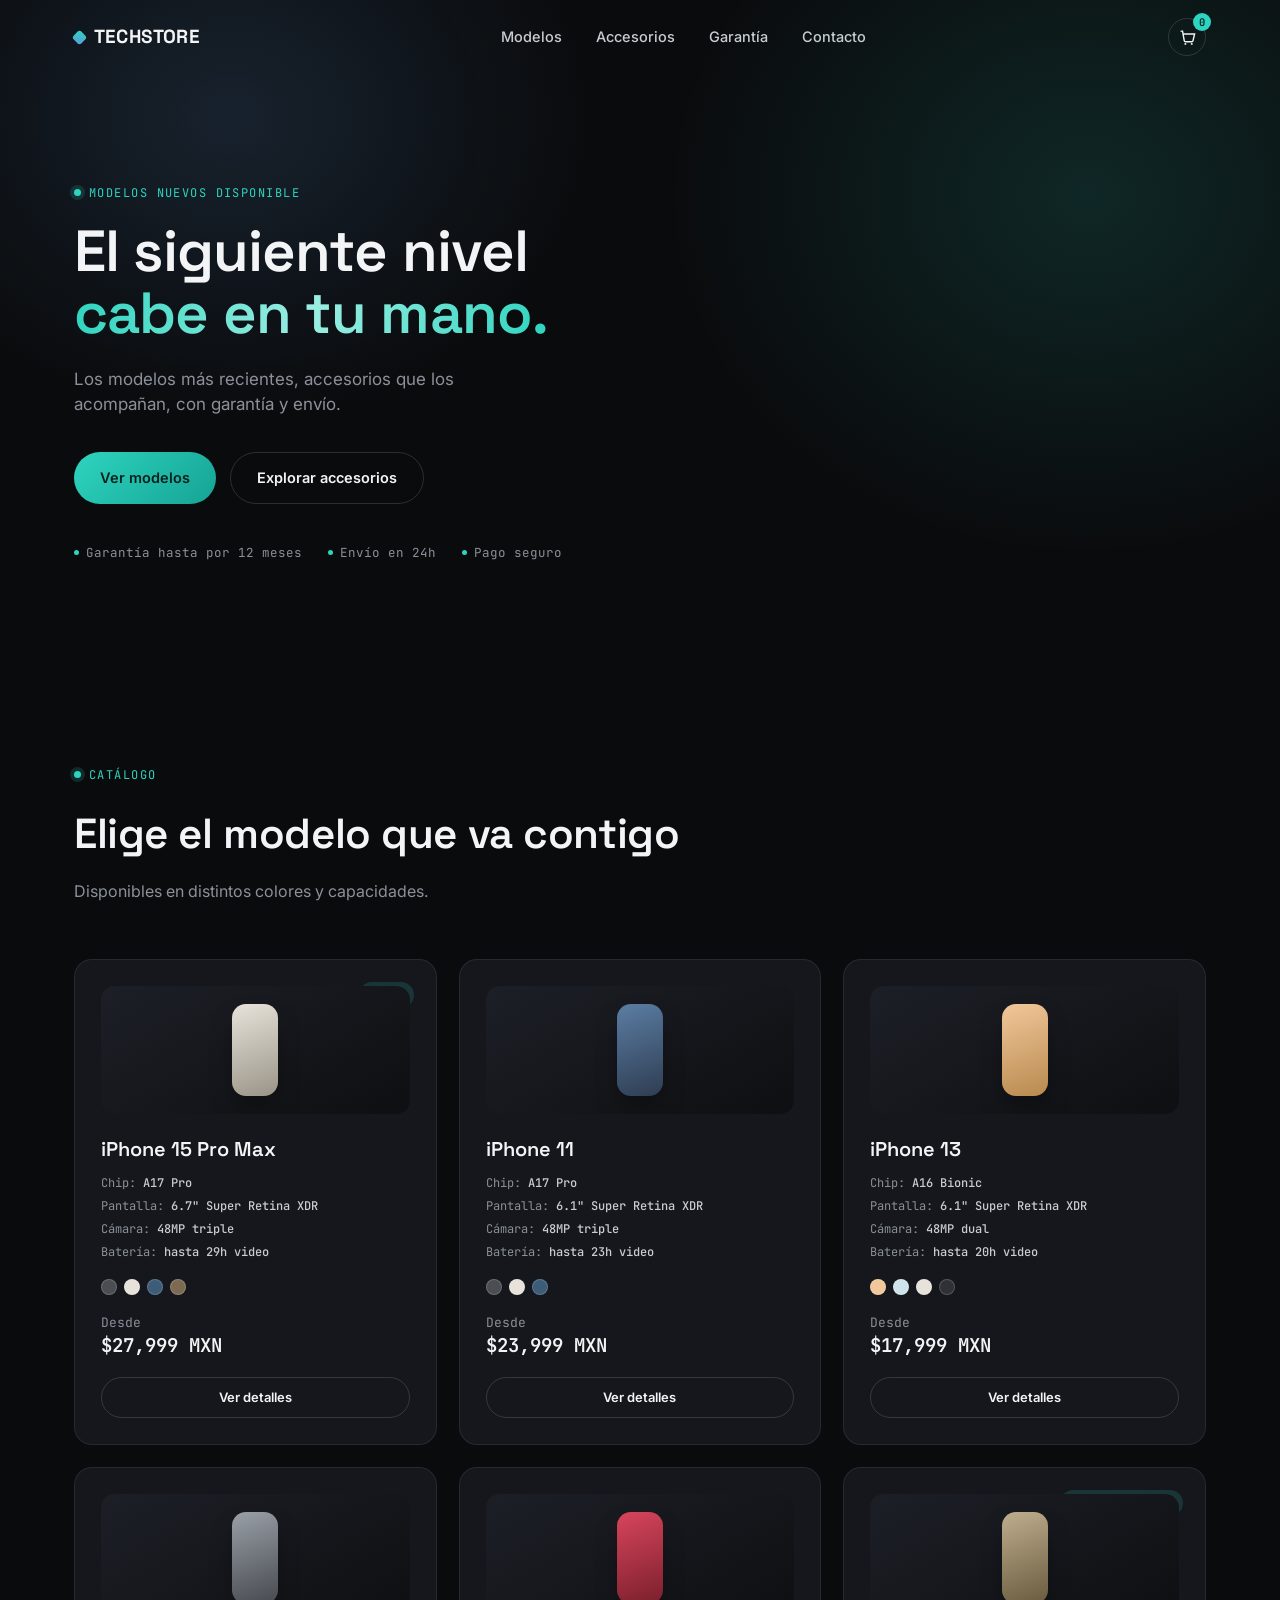
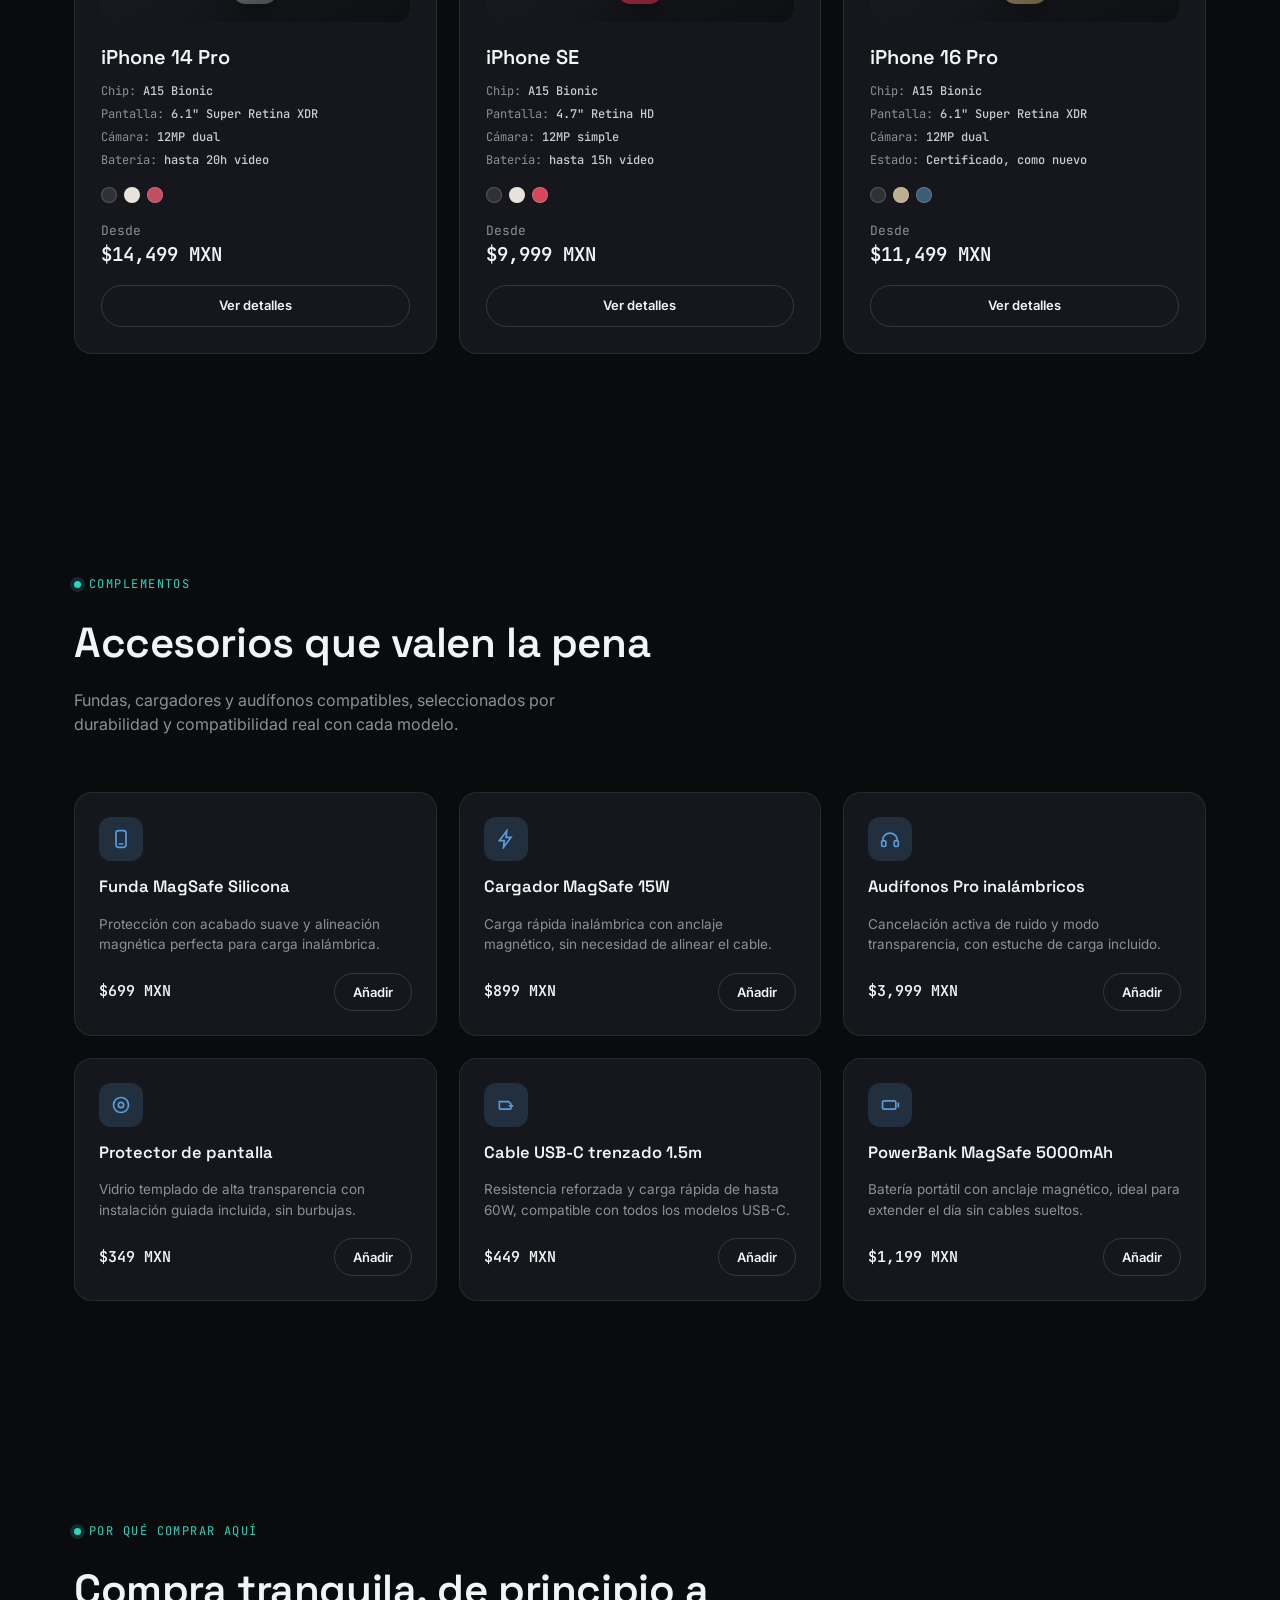
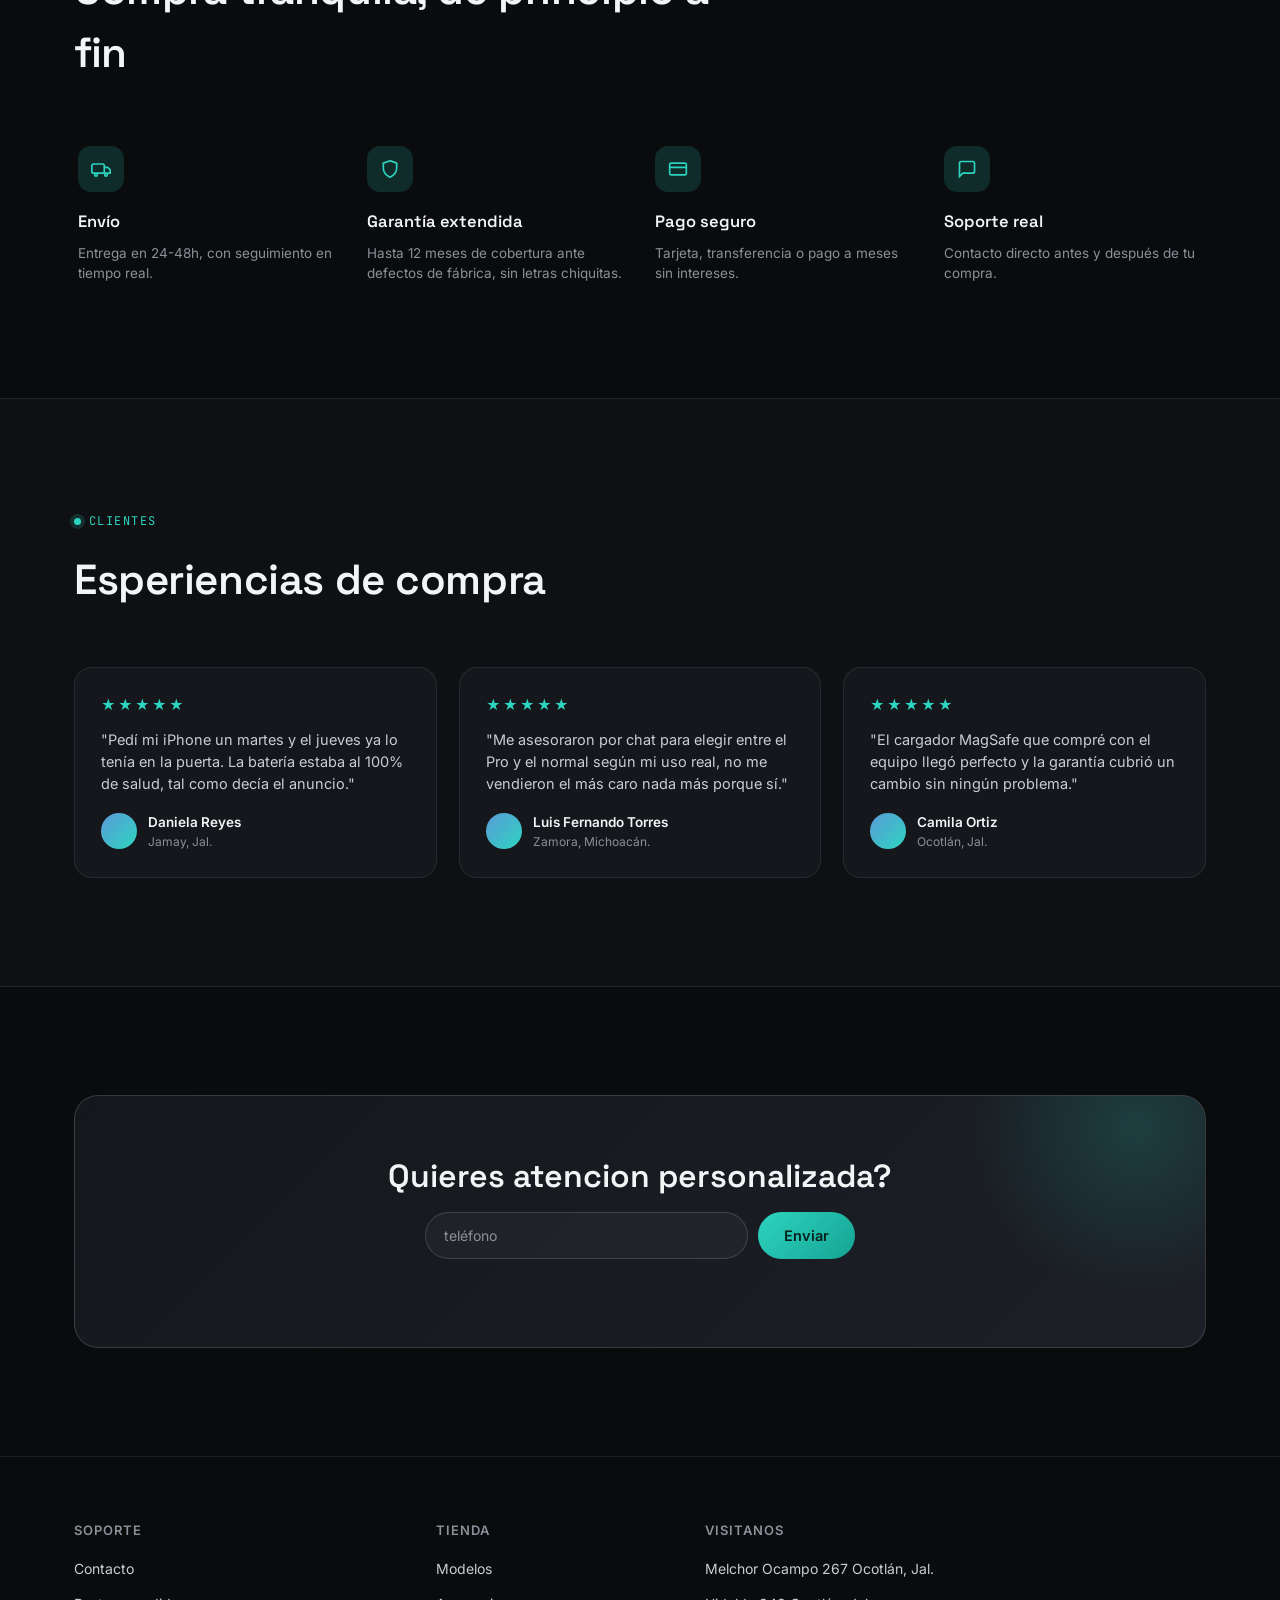
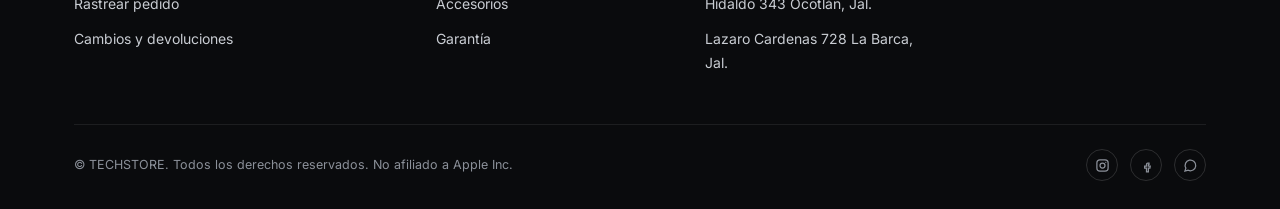
<file: techstore/index.html>
<!DOCTYPE html>
<html lang="es">
<head>
<meta charset="UTF-8">
<meta name="viewport" content="width=device-width, initial-scale=1.0">
<title>TECHSTORE — iPhones y Accesorios Premium</title>
<meta name="description" content="Tienda especializada en iPhones y accesorios originales. Envío express, garantía extendida y los modelos más recientes.">
<link rel="preconnect" href="https://fonts.googleapis.com">
<link rel="preconnect" href="https://fonts.gstatic.com" crossorigin>
<link href="https://fonts.googleapis.com/css2?family=Space+Grotesk:wght@400;500;600;700&family=Inter:wght@400;500;600;700&family=JetBrains+Mono:wght@400;500;600&display=swap" rel="stylesheet">
<link rel="stylesheet" href="styles.css">
</head>
<body>

<header class="navbar" id="navbar">
  <div class="wrap nav-inner">
    <a href="index.html" class="logo"><span class="logo-mark"></span>TECHSTORE</a>
    <nav>
      <ul class="nav-links" id="navLinks">
        <li><a href="#modelos">Modelos</a></li>
        <li><a href="#accesorios">Accesorios</a></li>
        <li><a href="#ventajas">Garantía</a></li>
        <li><a href="#contacto">Contacto</a></li>
      </ul>
    </nav>
    <div class="nav-actions">
      <button class="cart-btn" id="cartBtn" aria-label="Carrito de compras">
        <svg width="17" height="17" viewBox="0 0 24 24" fill="none" stroke="currentColor" stroke-width="2" stroke-linecap="round"><path d="M3 3h2l2.4 13.4a2 2 0 0 0 2 1.6h8.4a2 2 0 0 0 2-1.6L22 7H6"/><circle cx="9" cy="21" r="1.4" fill="currentColor" stroke="none"/><circle cx="18" cy="21" r="1.4" fill="currentColor" stroke="none"/></svg>
        <span class="cart-badge" id="cartBadge">0</span>
      </button>
      <button class="nav-toggle" id="navToggle" aria-label="Abrir menú">
        <span></span><span></span><span></span>
      </button>
    </div>
  </div>
</header>

<main>

  <!-- HERO -->
  <section class="hero">
    <div class="hero-bg"></div>
    <div class="wrap hero-inner">
      <div class="hero-text">
        <span class="eyebrow">Modelos Nuevos disponible</span>
        <h1>El siguiente nivel<br><em>cabe en tu mano.</em></h1>
        <p>Los modelos más recientes, accesorios que los acompañan, con garantía y envío.</p>
        <div class="hero-ctas">
          <a href="#modelos" class="btn btn-primary">Ver modelos</a>
          <a href="#accesorios" class="btn btn-ghost">Explorar accesorios</a>
        </div>
        <div class="hero-trust">
          <span><span class="dot"></span>Garantía hasta por 12 meses</span>
          <span><span class="dot"></span>Envío en 24h</span>
          <span><span class="dot"></span>Pago seguro</span>
        </div>
      </div>
    </div>
  </section>

  <!-- MODELOS -->
  <section class="section" id="modelos">
    <div class="wrap">
      <div class="section-head reveal">
        <span class="eyebrow">Catálogo</span>
        <h2>Elige el modelo que va contigo</h2>
        <p>Disponibles en distintos colores y capacidades.</p>
      </div>

      <div class="models-grid">
        <div class="model-card reveal" style="--mphone-a:#e7e3da;--mphone-b:#9a9488;">
          <span class="model-tag">Nuevo</span>
          <div class="model-visual"><div class="mini-phone"></div></div>
          <h3>iPhone 15 Pro Max</h3>
          <div class="model-specs">
            <span>Chip: <b>A17 Pro</b></span>
            <span>Pantalla: <b>6.7" Super Retina XDR</b></span>
            <span>Cámara: <b>48MP triple</b></span>
            <span>Batería: <b>hasta 29h video</b></span>
          </div>
          <div class="swatches">
            <span class="swatch" style="background:#4a4d52;"></span>
            <span class="swatch" style="background:#e7e3da;"></span>
            <span class="swatch" style="background:#3c5c78;"></span>
            <span class="swatch" style="background:#7c6a52;"></span>
          </div>
          <div class="model-price-row">
            <div class="model-price">Desde<b>$27,999 MXN</b></div>
          </div>
          <a href="producto.html" class="btn btn-ghost btn-block btn-sm">Ver detalles</a>
        </div>

        <div class="model-card reveal" style="--mphone-a:#5b7da3;--mphone-b:#2e3d52;">
          <div class="model-visual"><div class="mini-phone"></div></div>
          <h3>iPhone 11</h3>
          <div class="model-specs">
            <span>Chip: <b>A17 Pro</b></span>
            <span>Pantalla: <b>6.1" Super Retina XDR</b></span>
            <span>Cámara: <b>48MP triple</b></span>
            <span>Batería: <b>hasta 23h video</b></span>
          </div>
          <div class="swatches">
            <span class="swatch" style="background:#4a4d52;"></span>
            <span class="swatch" style="background:#e7e3da;"></span>
            <span class="swatch" style="background:#3c5c78;"></span>
          </div>
          <div class="model-price-row">
            <div class="model-price">Desde<b>$23,999 MXN</b></div>
          </div>
          <a href="producto.html" class="btn btn-ghost btn-block btn-sm">Ver detalles</a>
        </div>

        <div class="model-card reveal" style="--mphone-a:#f2c79a;--mphone-b:#b88a4f;">
          <div class="model-visual"><div class="mini-phone"></div></div>
          <h3>iPhone 13</h3>
          <div class="model-specs">
            <span>Chip: <b>A16 Bionic</b></span>
            <span>Pantalla: <b>6.1" Super Retina XDR</b></span>
            <span>Cámara: <b>48MP dual</b></span>
            <span>Batería: <b>hasta 20h video</b></span>
          </div>
          <div class="swatches">
            <span class="swatch" style="background:#f2c79a;"></span>
            <span class="swatch" style="background:#cfe3ea;"></span>
            <span class="swatch" style="background:#e7e3da;"></span>
            <span class="swatch" style="background:#2f3136;"></span>
          </div>
          <div class="model-price-row">
            <div class="model-price">Desde<b>$17,999 MXN</b></div>
          </div>
          <a href="producto.html" class="btn btn-ghost btn-block btn-sm">Ver detalles</a>
        </div>

        <div class="model-card reveal" style="--mphone-a:#9aa0a8;--mphone-b:#46494e;">
          <div class="model-visual"><div class="mini-phone"></div></div>
          <h3>iPhone 14 Pro</h3>
          <div class="model-specs">
            <span>Chip: <b>A15 Bionic</b></span>
            <span>Pantalla: <b>6.1" Super Retina XDR</b></span>
            <span>Cámara: <b>12MP dual</b></span>
            <span>Batería: <b>hasta 20h video</b></span>
          </div>
          <div class="swatches">
            <span class="swatch" style="background:#2f3136;"></span>
            <span class="swatch" style="background:#e7e3da;"></span>
            <span class="swatch" style="background:#c34e5f;"></span>
          </div>
          <div class="model-price-row">
            <div class="model-price">Desde<b>$14,499 MXN</b></div>
          </div>
          <a href="producto.html" class="btn btn-ghost btn-block btn-sm">Ver detalles</a>
        </div>

        <div class="model-card reveal" style="--mphone-a:#d8455c;--mphone-b:#7a1f2c;">
          <div class="model-visual"><div class="mini-phone"></div></div>
          <h3>iPhone SE</h3>
          <div class="model-specs">
            <span>Chip: <b>A15 Bionic</b></span>
            <span>Pantalla: <b>4.7" Retina HD</b></span>
            <span>Cámara: <b>12MP simple</b></span>
            <span>Batería: <b>hasta 15h video</b></span>
          </div>
          <div class="swatches">
            <span class="swatch" style="background:#2f3136;"></span>
            <span class="swatch" style="background:#e7e3da;"></span>
            <span class="swatch" style="background:#d8455c;"></span>
          </div>
          <div class="model-price-row">
            <div class="model-price">Desde<b>$9,999 MXN</b></div>
          </div>
          <a href="producto.html" class="btn btn-ghost btn-block btn-sm">Ver detalles</a>
        </div>

        <div class="model-card reveal" style="--mphone-a:#bfae8e;--mphone-b:#695a3e;">
          <span class="model-tag">Reacondicionado</span>
          <div class="model-visual"><div class="mini-phone"></div></div>
          <h3>iPhone 16 Pro</h3>
          <div class="model-specs">
            <span>Chip: <b>A15 Bionic</b></span>
            <span>Pantalla: <b>6.1" Super Retina XDR</b></span>
            <span>Cámara: <b>12MP dual</b></span>
            <span>Estado: <b>Certificado, como nuevo</b></span>
          </div>
          <div class="swatches">
            <span class="swatch" style="background:#2f3136;"></span>
            <span class="swatch" style="background:#bfae8e;"></span>
            <span class="swatch" style="background:#3c5c78;"></span>
          </div>
          <div class="model-price-row">
            <div class="model-price">Desde<b>$11,499 MXN</b></div>
          </div>
          <a href="producto.html" class="btn btn-ghost btn-block btn-sm">Ver detalles</a>
        </div>

      </div>
    </div>
  </section>

  <!-- ACCESORIOS -->
  <section class="section" id="accesorios">
    <div class="wrap">
      <div class="section-head reveal">
        <span class="eyebrow">Complementos</span>
        <h2>Accesorios que valen la pena</h2>
        <p>Fundas, cargadores y audífonos compatibles, seleccionados por durabilidad y compatibilidad real con cada modelo.</p>
      </div>

      <div class="accessory-grid">

        <div class="accessory-card reveal">
          <div class="acc-icon">
            <svg width="20" height="20" viewBox="0 0 24 24" fill="none" stroke="currentColor" stroke-width="2" stroke-linecap="round"><rect x="6" y="2" width="12" height="20" rx="3"/><line x1="10" y1="18" x2="14" y2="18"/></svg>
          </div>
          <h4>Funda MagSafe Silicona</h4>
          <p>Protección con acabado suave y alineación magnética perfecta para carga inalámbrica.</p>
          <div class="acc-bottom">
            <span class="acc-price">$699 MXN</span>
            <button class="btn btn-ghost btn-sm add-btn">Añadir</button>
          </div>
        </div>

        <div class="accessory-card reveal">
          <div class="acc-icon">
            <svg width="20" height="20" viewBox="0 0 24 24" fill="none" stroke="currentColor" stroke-width="2" stroke-linecap="round"><path d="M13 2 4 14h6l-1 8 9-12h-6z"/></svg>
          </div>
          <h4>Cargador MagSafe 15W</h4>
          <p>Carga rápida inalámbrica con anclaje magnético, sin necesidad de alinear el cable.</p>
          <div class="acc-bottom">
            <span class="acc-price">$899 MXN</span>
            <button class="btn btn-ghost btn-sm add-btn">Añadir</button>
          </div>
        </div>

        <div class="accessory-card reveal">
          <div class="acc-icon">
            <svg width="20" height="20" viewBox="0 0 24 24" fill="none" stroke="currentColor" stroke-width="2" stroke-linecap="round"><path d="M3 14a9 9 0 0 1 18 0"/><rect x="2" y="14" width="5" height="7" rx="2"/><rect x="17" y="14" width="5" height="7" rx="2"/></svg>
          </div>
          <h4>Audífonos Pro inalámbricos</h4>
          <p>Cancelación activa de ruido y modo transparencia, con estuche de carga incluido.</p>
          <div class="acc-bottom">
            <span class="acc-price">$3,999 MXN</span>
            <button class="btn btn-ghost btn-sm add-btn">Añadir</button>
          </div>
        </div>

        <div class="accessory-card reveal">
          <div class="acc-icon">
            <svg width="20" height="20" viewBox="0 0 24 24" fill="none" stroke="currentColor" stroke-width="2" stroke-linecap="round"><circle cx="12" cy="12" r="9"/><circle cx="12" cy="12" r="3.2"/></svg>
          </div>
          <h4>Protector de pantalla</h4>
          <p>Vidrio templado de alta transparencia con instalación guiada incluida, sin burbujas.</p>
          <div class="acc-bottom">
            <span class="acc-price">$349 MXN</span>
            <button class="btn btn-ghost btn-sm add-btn">Añadir</button>
          </div>
        </div>

        <div class="accessory-card reveal">
          <div class="acc-icon">
            <svg width="20" height="20" viewBox="0 0 24 24" fill="none" stroke="currentColor" stroke-width="2" stroke-linecap="round"><path d="M4 8h11l3 3v5a1 1 0 0 1-1 1H5a1 1 0 0 1-1-1z"/><path d="M16 13h4"/></svg>
          </div>
          <h4>Cable USB-C trenzado 1.5m</h4>
          <p>Resistencia reforzada y carga rápida de hasta 60W, compatible con todos los modelos USB-C.</p>
          <div class="acc-bottom">
            <span class="acc-price">$449 MXN</span>
            <button class="btn btn-ghost btn-sm add-btn">Añadir</button>
          </div>
        </div>

        <div class="accessory-card reveal">
          <div class="acc-icon">
            <svg width="20" height="20" viewBox="0 0 24 24" fill="none" stroke="currentColor" stroke-width="2" stroke-linecap="round"><rect x="3" y="7" width="16" height="10" rx="2"/><line x1="22" y1="10" x2="22" y2="14"/></svg>
          </div>
          <h4>PowerBank MagSafe 5000mAh</h4>
          <p>Batería portátil con anclaje magnético, ideal para extender el día sin cables sueltos.</p>
          <div class="acc-bottom">
            <span class="acc-price">$1,199 MXN</span>
            <button class="btn btn-ghost btn-sm add-btn">Añadir</button>
          </div>
        </div>

      </div>
    </div>
  </section>

  <!-- VENTAJAS -->
  <section class="section" id="ventajas">
    <div class="wrap">
      <div class="section-head reveal">
        <span class="eyebrow">Por qué comprar aquí</span>
        <h2>Compra tranquila, de principio a fin</h2>
      </div>

      <div class="perks-grid">
        <div class="perk reveal">
          <div class="perk-icon">
            <svg width="20" height="20" viewBox="0 0 24 24" fill="none" stroke="currentColor" stroke-width="2" stroke-linecap="round"><rect x="1" y="6" width="15" height="11" rx="2"/><path d="M16 10h4l3 3v4h-7"/><circle cx="6" cy="19" r="1.6"/><circle cx="18" cy="19" r="1.6"/></svg>
          </div>
          <h4>Envío</h4>
          <p>Entrega en 24-48h, con seguimiento en tiempo real.</p>
        </div>
        <div class="perk reveal">
          <div class="perk-icon">
            <svg width="20" height="20" viewBox="0 0 24 24" fill="none" stroke="currentColor" stroke-width="2" stroke-linecap="round"><path d="M12 2 4 5v6c0 5 3.5 8.5 8 11 4.5-2.5 8-6 8-11V5z"/></svg>
          </div>
          <h4>Garantía extendida</h4>
          <p>Hasta 12 meses de cobertura ante defectos de fábrica, sin letras chiquitas.</p>
        </div>
        <div class="perk reveal">
          <div class="perk-icon">
            <svg width="20" height="20" viewBox="0 0 24 24" fill="none" stroke="currentColor" stroke-width="2" stroke-linecap="round"><rect x="2" y="5" width="20" height="14" rx="2"/><line x1="2" y1="10" x2="22" y2="10"/></svg>
          </div>
          <h4>Pago seguro</h4>
          <p>Tarjeta, transferencia o pago a meses sin intereses.</p>
        </div>
        <div class="perk reveal">
          <div class="perk-icon">
            <svg width="20" height="20" viewBox="0 0 24 24" fill="none" stroke="currentColor" stroke-width="2" stroke-linecap="round"><path d="M21 15a2 2 0 0 1-2 2H7l-4 4V5a2 2 0 0 1 2-2h14a2 2 0 0 1 2 2z"/></svg>
          </div>
          <h4>Soporte real</h4>
          <p>Contacto directo antes y después de tu compra.</p>
        </div>
      </div>
    </div>
  </section>

  <!-- TESTIMONIOS -->
  <section class="section testimonios">
    <div class="wrap">
      <div class="section-head reveal">
        <span class="eyebrow">Clientes</span>
        <h2>Esperiencias de compra</h2>
      </div>

      <div class="testi-grid">
        <div class="testi-card reveal">
          <div class="stars">★★★★★</div>
          <p>"Pedí mi iPhone un martes y el jueves ya lo tenía en la puerta. La batería estaba al 100% de salud, tal como decía el anuncio."</p>
          <div class="testi-who">
            <div class="testi-avatar"></div>
            <div><div class="testi-name">Daniela Reyes</div><div class="testi-loc">Jamay, Jal.</div></div>
          </div>
        </div>
        <div class="testi-card reveal">
          <div class="stars">★★★★★</div>
          <p>"Me asesoraron por chat para elegir entre el Pro y el normal según mi uso real, no me vendieron el más caro nada más porque sí."</p>
          <div class="testi-who">
            <div class="testi-avatar"></div>
            <div><div class="testi-name">Luis Fernando Torres</div><div class="testi-loc">Zamora, Michoacán.</div></div>
          </div>
        </div>
        <div class="testi-card reveal">
          <div class="stars">★★★★★</div>
          <p>"El cargador MagSafe que compré con el equipo llegó perfecto y la garantía cubrió un cambio sin ningún problema."</p>
          <div class="testi-who">
            <div class="testi-avatar"></div>
            <div><div class="testi-name">Camila Ortiz</div><div class="testi-loc">Ocotlán, Jal.</div></div>
          </div>
        </div>
      </div>
    </div>
  </section>

  <!-- CONTACTO -->
  <section class="section" id="contacto">
    <div class="wrap">
      <div class="newsletter-box reveal">
        <h2>Quieres atencion personalizada?</h2>
        <form class="newsletter-form" id="newsletterForm">
          <input type="tel" placeholder="teléfono" required aria-label="Número de teléfono">
          <button type="submit" class="btn btn-primary">Enviar</button>
        </form>
        <div class="form-msg" id="formMsg"></div>
      </div>
    </div>
  </section>

</main>

<footer>
  <div class="wrap">
    <div class="footer-grid">
      <div class="footer-col">
        <h5>Soporte</h5>
        <ul>
          <li><a href="#contacto">Contacto</a></li>
          <li><a href="#">Rastrear pedido</a></li>
          <li><a href="#">Cambios y devoluciones</a></li>
        </ul>
      </div>
      <div class="footer-col">
        <h5>Tienda</h5>
        <ul>
          <li><a href="#modelos">Modelos</a></li>
          <li><a href="#accesorios">Accesorios</a></li>
          <li><a href="#ventajas">Garantía</a></li>
        </ul>
      </div>
      <div class="footer-col">
        <h5>Visitanos</h5>
        <ul>
          <li><a href="">Melchor Ocampo 267 Ocotlán, Jal.</a></li>
          <li><a href="">Hidaldo 343 Ocotlán, Jal.</a></li>
          <li><a href="">Lazaro Cardenas 728 La Barca, Jal.</a></li>
        </ul>
      </div>
    </div>
    <div class="footer-bottom">
      <span>© TECHSTORE. Todos los derechos reservados. No afiliado a Apple Inc.</span>
      <div class="footer-social">
        <a href="#" aria-label="Instagram"><svg width="15" height="15" viewBox="0 0 24 24" fill="none" stroke="currentColor" stroke-width="2"><rect x="3" y="3" width="18" height="18" rx="5"/><circle cx="12" cy="12" r="4"/><circle cx="17.2" cy="6.8" r="1" fill="currentColor" stroke="none"/></svg></a>
        <a href="#" aria-label="Facebook"><svg width="15" height="15" viewBox="0 0 24 24" fill="none" stroke="currentColor" stroke-width="2"><path d="M16 8h-2a2 2 0 0 0-2 2v3H9v3h3v6h3v-6h2.5l.5-3H15v-2.5a.5.5 0 0 1 .5-.5H16z"/></svg></a>
        <a href="#" aria-label="WhatsApp"><svg width="15" height="15" viewBox="0 0 24 24" fill="none" stroke="currentColor" stroke-width="2"><path d="M3 21l1.6-4.8A8.5 8.5 0 1 1 8.4 19.6z"/></svg></a>
      </div>
    </div>
  </div>
</footer>

<script src="script.js"></script>
</body>
</html>
</file>
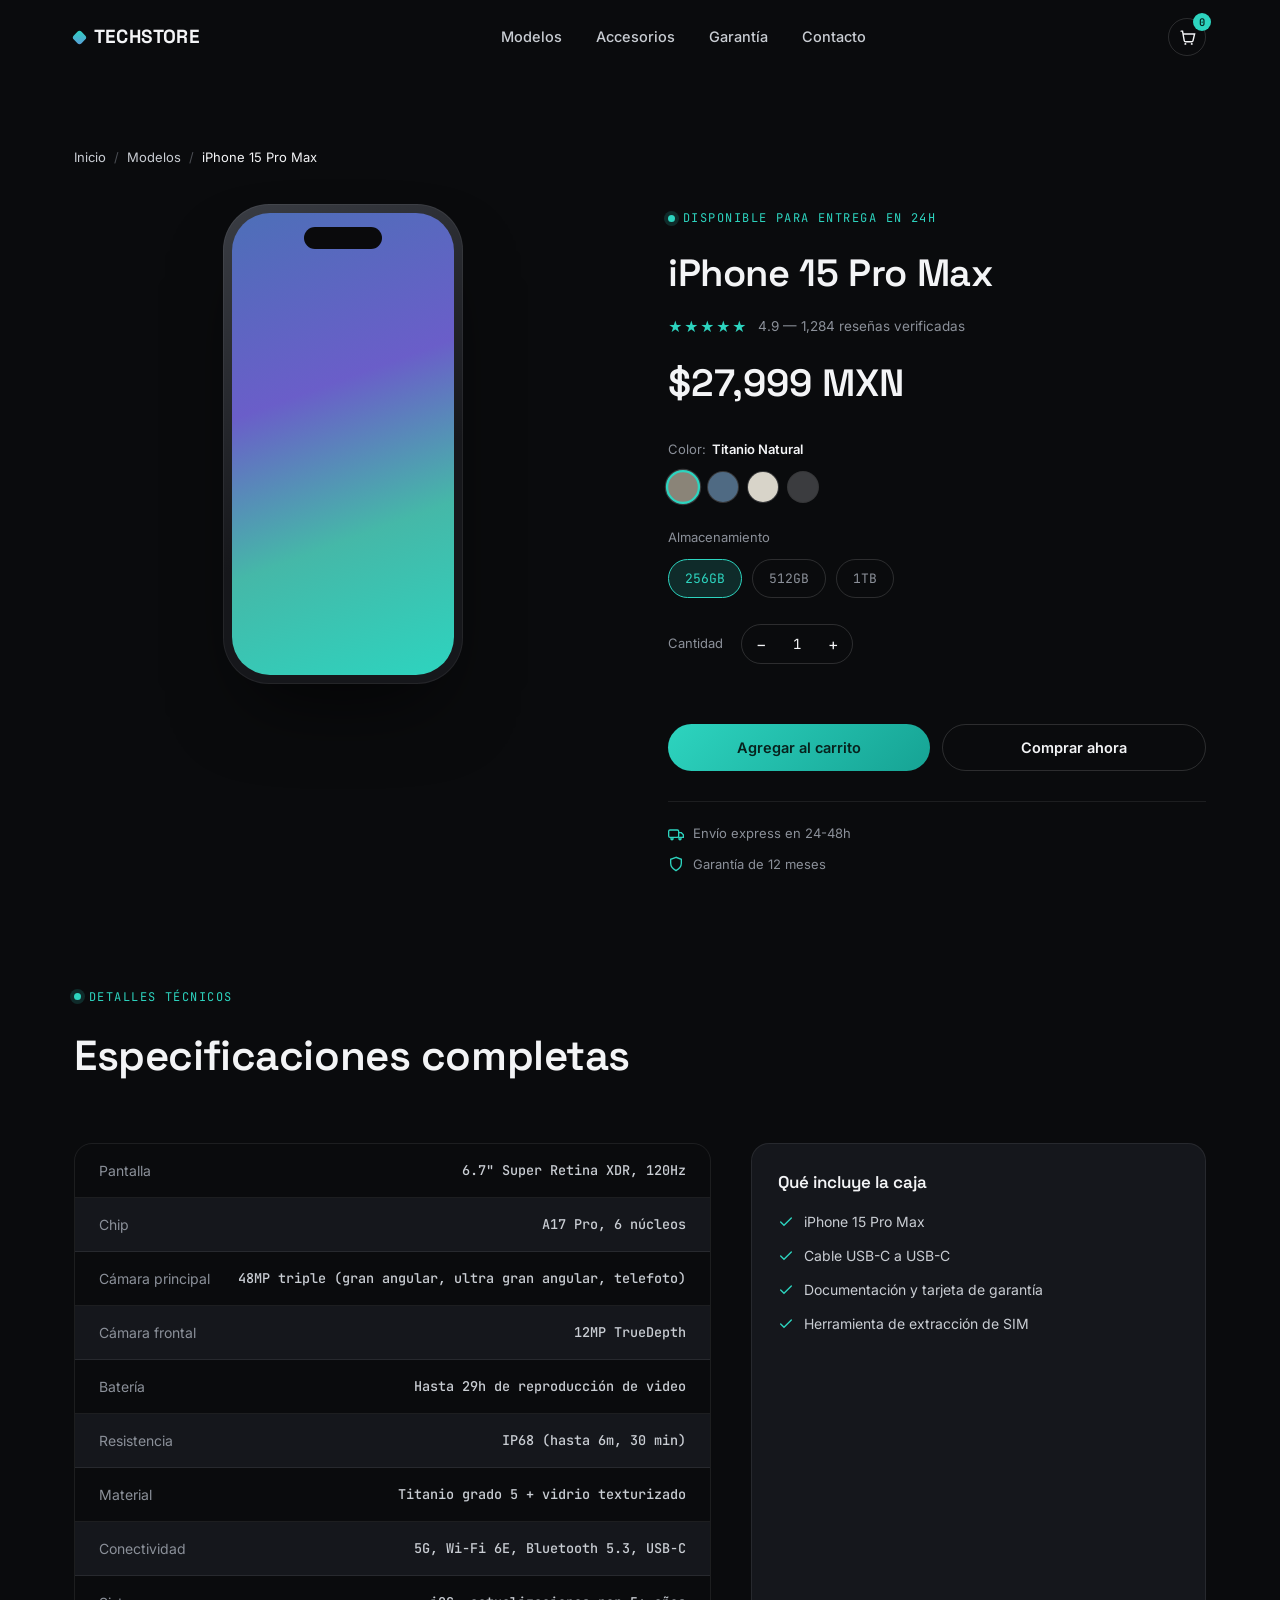
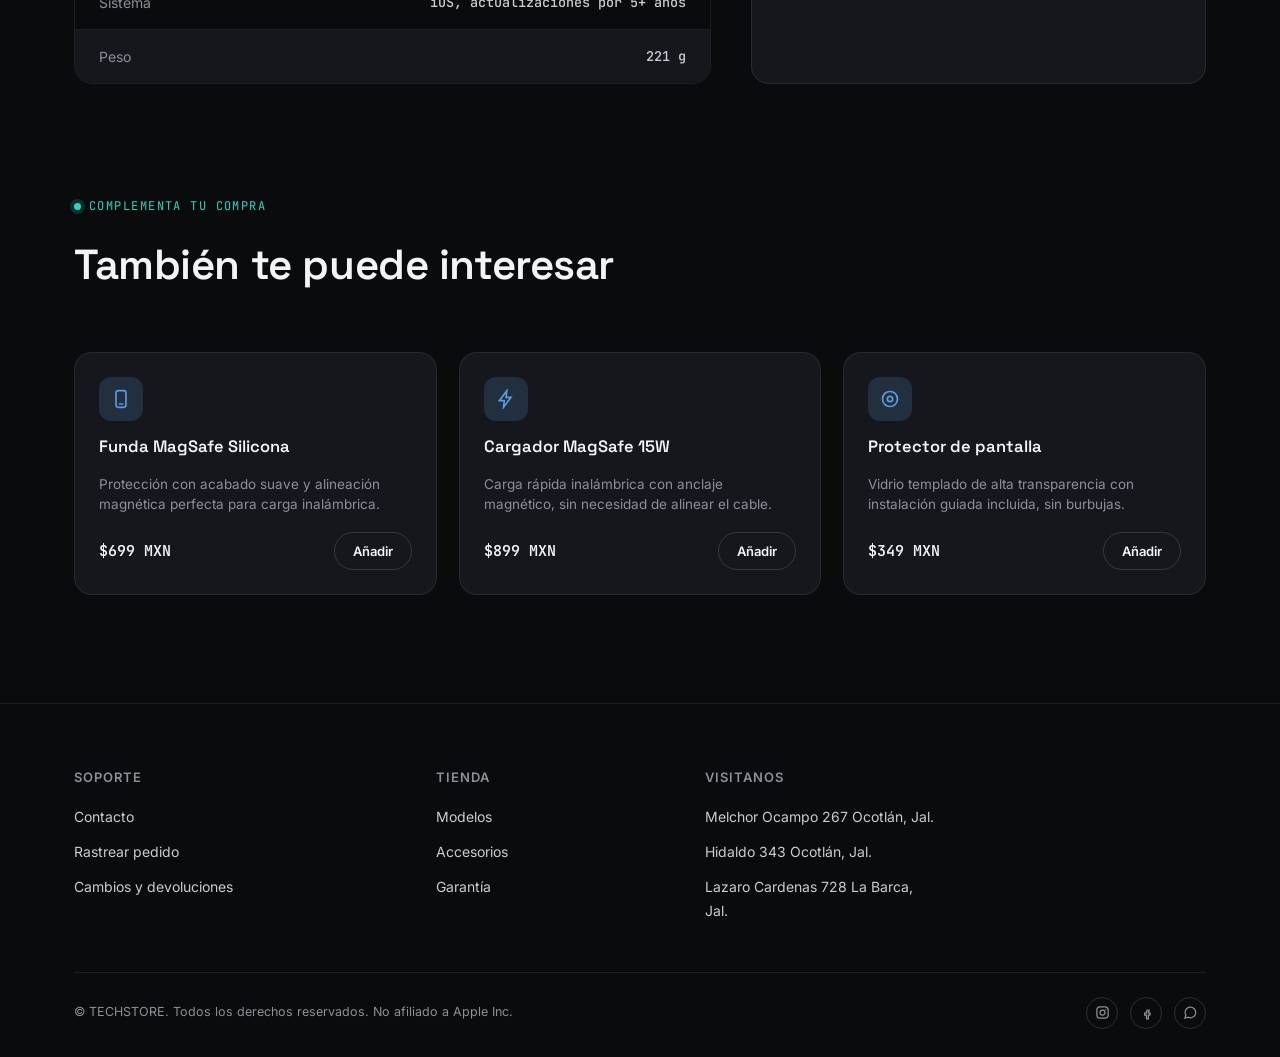
<file: techstore/producto.html>
<!DOCTYPE html>
<html lang="es">
<head>
<meta charset="UTF-8">
<meta name="viewport" content="width=device-width, initial-scale=1.0">
<title>iPhone 15 Pro Max — TECHSTORE</title>
<meta name="description" content="iPhone 15 Pro Max: chip A17 Pro, pantalla de 6.7 pulgadas y cámara de 48MP. Elige color y almacenamiento, con envío express y garantía de 12 meses.">
<link rel="preconnect" href="https://fonts.googleapis.com">
<link rel="preconnect" href="https://fonts.gstatic.com" crossorigin>
<link href="https://fonts.googleapis.com/css2?family=Space+Grotesk:wght@400;500;600;700&family=Inter:wght@400;500;600;700&family=JetBrains+Mono:wght@400;500;600&display=swap" rel="stylesheet">
<link rel="stylesheet" href="styles.css">
</head>
<body>

<header class="navbar" id="navbar">
  <div class="wrap nav-inner">
    <a href="index.html" class="logo"><span class="logo-mark"></span>TECHSTORE</a>
    <nav>
      <ul class="nav-links" id="navLinks">
        <li><a href="index.html#modelos">Modelos</a></li>
        <li><a href="index.html#accesorios">Accesorios</a></li>
        <li><a href="index.html#ventajas">Garantía</a></li>
        <li><a href="index.html#contacto">Contacto</a></li>
      </ul>
    </nav>
    <div class="nav-actions">
      <button class="cart-btn" id="cartBtn" aria-label="Carrito de compras">
        <svg width="17" height="17" viewBox="0 0 24 24" fill="none" stroke="currentColor" stroke-width="2" stroke-linecap="round"><path d="M3 3h2l2.4 13.4a2 2 0 0 0 2 1.6h8.4a2 2 0 0 0 2-1.6L22 7H6"/><circle cx="9" cy="21" r="1.4" fill="currentColor" stroke="none"/><circle cx="18" cy="21" r="1.4" fill="currentColor" stroke="none"/></svg>
        <span class="cart-badge" id="cartBadge">0</span>
      </button>
      <button class="nav-toggle" id="navToggle" aria-label="Abrir menú">
        <span></span><span></span><span></span>
      </button>
    </div>
  </div>
</header>

<main>

  <!-- BREADCRUMB + PRODUCTO -->
  <section class="product-top">
    <div class="wrap">
      <div class="breadcrumb">
        <a href="index.html">Inicio</a>
        <span class="sep">/</span>
        <a href="index.html#modelos">Modelos</a>
        <span class="sep">/</span>
        <span class="current">iPhone 15 Pro Max</span>
      </div>
    </div>
  </section>

  <section class="section" style="padding-top:0;">
    <div class="wrap">
      <div class="product-layout">

        <!-- Galería con efecto de volteo -->
        <div>
          <div class="gallery-flip">
            <div class="gallery-flip-inner" id="galleryInner" style="--device-color:#8a8478;">
              <div class="gallery-face front">
                <div class="phone phone-lg">
                  <div class="phone-screen">
                    <div class="dynamic-island"></div>
                  </div>
                </div>
              </div>
              <div class="gallery-face back">
                <div class="phone-back-shell">
                  <div class="phone-back-face">
                    <div class="camera-bump-lg">
                      <div class="lens-lg"></div><div class="lens-lg"></div>
                      <div class="lens-lg"></div><div class="lens-lg"></div>
                    </div>
                  </div>
                </div>
              </div>
            </div>
          </div>
        </div>

        <!-- Información del producto -->
        <div class="product-info">
          <span class="eyebrow">Disponible para entrega en 24h</span>
          <h1>iPhone 15 Pro Max</h1>
          <div class="rating-row">
            <span class="stars">★★★★★</span>
            <span>4.9 — 1,284 reseñas verificadas</span>
          </div>

          <div class="price-block">
            <div class="price-now" id="priceNow">$27,999 MXN</div>
          </div>

          <div class="option-group">
            <div class="option-label">Color: <b id="colorLabel">Titanio Natural</b></div>
            <div class="color-options">
              <button class="color-dot active" style="background:#8a8478;" data-color="#8a8478" data-name="Titanio Natural" aria-label="Titanio Natural"></button>
              <button class="color-dot" style="background:#4f6a83;" data-color="#4f6a83" data-name="Titanio Azul" aria-label="Titanio Azul"></button>
              <button class="color-dot" style="background:#d8d4c9;" data-color="#d8d4c9" data-name="Titanio Blanco" aria-label="Titanio Blanco"></button>
              <button class="color-dot" style="background:#3b3c3f;" data-color="#3b3c3f" data-name="Titanio Negro" aria-label="Titanio Negro"></button>
            </div>
          </div>

          <div class="option-group">
            <div class="option-label">Almacenamiento</div>
            <div class="storage-options">
              <button class="storage-pill active" data-price="27999">256GB</button>
              <button class="storage-pill" data-price="30999">512GB</button>
              <button class="storage-pill" data-price="34999">1TB</button>
            </div>
          </div>

          <div class="qty-row">
            <span class="qty-label">Cantidad</span>
            <div class="qty-stepper">
              <button id="qtyDec" aria-label="Reducir cantidad">−</button>
              <span id="qtyVal">1</span>
              <button id="qtyInc" aria-label="Aumentar cantidad">+</button>
            </div>
          </div>

          <div class="product-msg" id="productMsg"></div>

          <div class="product-ctas">
            <button class="btn btn-primary" id="addToCartBtn">Agregar al carrito</button>
            <button class="btn btn-ghost" id="buyNowBtn">Comprar ahora</button>
          </div>

          <div class="mini-trust">
            <span>
              <svg width="16" height="16" viewBox="0 0 24 24" fill="none" stroke="currentColor" stroke-width="2" stroke-linecap="round"><rect x="1" y="6" width="15" height="11" rx="2"/><path d="M16 10h4l3 3v4h-7"/><circle cx="6" cy="19" r="1.6"/><circle cx="18" cy="19" r="1.6"/></svg>
              Envío express en 24-48h
            </span>
            <span>
              <svg width="16" height="16" viewBox="0 0 24 24" fill="none" stroke="currentColor" stroke-width="2" stroke-linecap="round"><path d="M12 2 4 5v6c0 5 3.5 8.5 8 11 4.5-2.5 8-6 8-11V5z"/></svg>
              Garantía de 12 meses
            </span>
          </div>
        </div>

      </div>
    </div>
  </section>

  <!-- ESPECIFICACIONES + CONTENIDO DE LA CAJA -->
  <section class="section" style="padding-top:0;">
    <div class="wrap">
      <div class="section-head reveal">
        <span class="eyebrow">Detalles técnicos</span>
        <h2>Especificaciones completas</h2>
      </div>

      <div class="specs-grid">
        <div class="spec-list reveal">
          <div class="spec-row"><span class="spec-key">Pantalla</span><span class="spec-val">6.7" Super Retina XDR, 120Hz</span></div>
          <div class="spec-row"><span class="spec-key">Chip</span><span class="spec-val">A17 Pro, 6 núcleos</span></div>
          <div class="spec-row"><span class="spec-key">Cámara principal</span><span class="spec-val">48MP triple (gran angular, ultra gran angular, telefoto)</span></div>
          <div class="spec-row"><span class="spec-key">Cámara frontal</span><span class="spec-val">12MP TrueDepth</span></div>
          <div class="spec-row"><span class="spec-key">Batería</span><span class="spec-val">Hasta 29h de reproducción de video</span></div>
          <div class="spec-row"><span class="spec-key">Resistencia</span><span class="spec-val">IP68 (hasta 6m, 30 min)</span></div>
          <div class="spec-row"><span class="spec-key">Material</span><span class="spec-val">Titanio grado 5 + vidrio texturizado</span></div>
          <div class="spec-row"><span class="spec-key">Conectividad</span><span class="spec-val">5G, Wi-Fi 6E, Bluetooth 5.3, USB-C</span></div>
          <div class="spec-row"><span class="spec-key">Sistema</span><span class="spec-val">iOS, actualizaciones por 5+ años</span></div>
          <div class="spec-row"><span class="spec-key">Peso</span><span class="spec-val">221 g</span></div>
        </div>

        <div class="box-card reveal">
          <h4>Qué incluye la caja</h4>
          <ul class="box-list">
            <li><svg width="16" height="16" viewBox="0 0 24 24" fill="none" stroke="currentColor" stroke-width="2" stroke-linecap="round"><polyline points="20 6 9 17 4 12"/></svg>iPhone 15 Pro Max</li>
            <li><svg width="16" height="16" viewBox="0 0 24 24" fill="none" stroke="currentColor" stroke-width="2" stroke-linecap="round"><polyline points="20 6 9 17 4 12"/></svg>Cable USB-C a USB-C</li>
            <li><svg width="16" height="16" viewBox="0 0 24 24" fill="none" stroke="currentColor" stroke-width="2" stroke-linecap="round"><polyline points="20 6 9 17 4 12"/></svg>Documentación y tarjeta de garantía</li>
            <li><svg width="16" height="16" viewBox="0 0 24 24" fill="none" stroke="currentColor" stroke-width="2" stroke-linecap="round"><polyline points="20 6 9 17 4 12"/></svg>Herramienta de extracción de SIM</li>
          </ul>
        </div>
      </div>
    </div>
  </section>

  <!-- ACCESORIOS RELACIONADOS -->
  <section class="section" style="padding-top:0;">
    <div class="wrap">
      <div class="section-head reveal">
        <span class="eyebrow">Complementa tu compra</span>
        <h2>También te puede interesar</h2>
      </div>

      <div class="accessory-grid">
        <div class="accessory-card reveal">
          <div class="acc-icon">
            <svg width="20" height="20" viewBox="0 0 24 24" fill="none" stroke="currentColor" stroke-width="2" stroke-linecap="round"><rect x="6" y="2" width="12" height="20" rx="3"/><line x1="10" y1="18" x2="14" y2="18"/></svg>
          </div>
          <h4>Funda MagSafe Silicona</h4>
          <p>Protección con acabado suave y alineación magnética perfecta para carga inalámbrica.</p>
          <div class="acc-bottom">
            <span class="acc-price">$699 MXN</span>
            <button class="btn btn-ghost btn-sm add-btn">Añadir</button>
          </div>
        </div>

        <div class="accessory-card reveal">
          <div class="acc-icon">
            <svg width="20" height="20" viewBox="0 0 24 24" fill="none" stroke="currentColor" stroke-width="2" stroke-linecap="round"><path d="M13 2 4 14h6l-1 8 9-12h-6z"/></svg>
          </div>
          <h4>Cargador MagSafe 15W</h4>
          <p>Carga rápida inalámbrica con anclaje magnético, sin necesidad de alinear el cable.</p>
          <div class="acc-bottom">
            <span class="acc-price">$899 MXN</span>
            <button class="btn btn-ghost btn-sm add-btn">Añadir</button>
          </div>
        </div>

        <div class="accessory-card reveal">
          <div class="acc-icon">
            <svg width="20" height="20" viewBox="0 0 24 24" fill="none" stroke="currentColor" stroke-width="2" stroke-linecap="round"><circle cx="12" cy="12" r="9"/><circle cx="12" cy="12" r="3.2"/></svg>
          </div>
          <h4>Protector de pantalla</h4>
          <p>Vidrio templado de alta transparencia con instalación guiada incluida, sin burbujas.</p>
          <div class="acc-bottom">
            <span class="acc-price">$349 MXN</span>
            <button class="btn btn-ghost btn-sm add-btn">Añadir</button>
          </div>
        </div>
      </div>
    </div>
  </section>

  
</main>

<footer>
  <div class="wrap">
    <div class="footer-grid">
      <div class="footer-col">
        <h5>Soporte</h5>
        <ul>
          <li><a href="#contacto">Contacto</a></li>
          <li><a href="#">Rastrear pedido</a></li>
          <li><a href="#">Cambios y devoluciones</a></li>
        </ul>
      </div>
      <div class="footer-col">
        <h5>Tienda</h5>
        <ul>
          <li><a href="#modelos">Modelos</a></li>
          <li><a href="#accesorios">Accesorios</a></li>
          <li><a href="#ventajas">Garantía</a></li>
        </ul>
      </div>
      <div class="footer-col">
        <h5>Visitanos</h5>
        <ul>
          <li><a href="">Melchor Ocampo 267 Ocotlán, Jal.</a></li>
          <li><a href="">Hidaldo 343 Ocotlán, Jal.</a></li>
          <li><a href="">Lazaro Cardenas 728 La Barca, Jal.</a></li>
        </ul>
      </div>
    </div>
    <div class="footer-bottom">
      <span>© TECHSTORE. Todos los derechos reservados. No afiliado a Apple Inc.</span>
      <div class="footer-social">
        <a href="#" aria-label="Instagram"><svg width="15" height="15" viewBox="0 0 24 24" fill="none" stroke="currentColor" stroke-width="2"><rect x="3" y="3" width="18" height="18" rx="5"/><circle cx="12" cy="12" r="4"/><circle cx="17.2" cy="6.8" r="1" fill="currentColor" stroke="none"/></svg></a>
        <a href="#" aria-label="Facebook"><svg width="15" height="15" viewBox="0 0 24 24" fill="none" stroke="currentColor" stroke-width="2"><path d="M16 8h-2a2 2 0 0 0-2 2v3H9v3h3v6h3v-6h2.5l.5-3H15v-2.5a.5.5 0 0 1 .5-.5H16z"/></svg></a>
        <a href="#" aria-label="WhatsApp"><svg width="15" height="15" viewBox="0 0 24 24" fill="none" stroke="currentColor" stroke-width="2"><path d="M3 21l1.6-4.8A8.5 8.5 0 1 1 8.4 19.6z"/></svg></a>
      </div>
    </div>
  </div>
</footer>

<script src="script.js"></script>
</body>
</html>
</file>
<file: techstore/styles.css>
/* =====================================================
   TECHSTORE — Hoja de estilos compartida
   Usada por index.html y producto.html
   ===================================================== */

/* ============ TOKENS ============ */
:root{
  --bg:#0a0b0d;
  --bg-soft:#0e1013;
  --surface:#15171c;
  --surface-2:#1c1f26;
  --border:rgba(255,255,255,0.08);
  --border-strong:rgba(255,255,255,0.14);
  --titanium:#c9cdd3;
  --text:#f3f4f6;
  --muted:#8b9099;

  /* Acento principal: teal/turquesa (antes dorado) */
  --accent:#2dd4bf;
  --accent-dim:rgba(45,212,191,0.16);
  --accent-soft:#9beee2;
  /* Acento secundario: azul, usado en accesorios */
  --blue:#5b9bd9;
  --blue-dim:rgba(91,155,217,0.18);

  --font-display:'Space Grotesk', sans-serif;
  --font-body:'Inter', sans-serif;
  --font-mono:'JetBrains Mono', monospace;

  --maxw:1180px;
  --radius:18px;
  --radius-sm:10px;

  --ease:cubic-bezier(.22,.9,.32,1);
}

*{margin:0;padding:0;box-sizing:border-box;}
html{scroll-behavior:smooth;}
body{
  background:var(--bg);
  color:var(--text);
  font-family:var(--font-body);
  line-height:1.5;
  -webkit-font-smoothing:antialiased;
  overflow-x:hidden;
}
img,svg{display:block;}
a{color:inherit;text-decoration:none;}
button{font-family:inherit;cursor:pointer;border:none;background:none;color:inherit;}
ul{list-style:none;}
input{font-family:inherit;}

::selection{background:var(--accent-dim);color:var(--accent);}

:focus-visible{
  outline:2px solid var(--accent);
  outline-offset:3px;
  border-radius:4px;
}

.wrap{
  max-width:var(--maxw);
  margin:0 auto;
  padding:0 24px;
}

.section{
  padding:108px 0;
  position:relative;
}

.eyebrow{
  display:inline-flex;
  align-items:center;
  gap:8px;
  font-family:var(--font-mono);
  font-size:12px;
  letter-spacing:.12em;
  text-transform:uppercase;
  color:var(--accent);
  margin-bottom:18px;
}
.eyebrow::before{
  content:'';
  width:7px;height:7px;
  border-radius:50%;
  background:var(--accent);
  box-shadow:0 0 0 4px var(--accent-dim);
}

.section-head{
  max-width:640px;
  margin-bottom:56px;
}
.section-head h2{
  font-family:var(--font-display);
  font-size:clamp(28px,4vw,42px);
  font-weight:600;
  letter-spacing:-0.01em;
  margin-bottom:14px;
}
.section-head p{
  color:var(--muted);
  font-size:16px;
  max-width:520px;
}

/* ============ REVEAL ============ */
.reveal{
  opacity:0;
  transform:translateY(22px);
  transition:opacity .7s var(--ease), transform .7s var(--ease);
}
.reveal.visible{
  opacity:1;
  transform:translateY(0);
}

/* ============ NAVBAR ============ */
.navbar{
  position:fixed;
  top:0;left:0;right:0;
  z-index:100;
  padding:18px 0;
  transition:background .35s var(--ease), border-color .35s var(--ease), padding .35s var(--ease);
  border-bottom:1px solid transparent;
}
.navbar.scrolled{
  background:rgba(10,11,13,0.78);
  backdrop-filter:blur(14px) saturate(140%);
  border-bottom-color:var(--border);
  padding:13px 0;
}
.nav-inner{
  display:flex;
  align-items:center;
  justify-content:space-between;
}
.logo{
  font-family:var(--font-display);
  font-weight:700;
  font-size:19px;
  letter-spacing:.01em;
  display:flex;
  align-items:center;
  gap:9px;
  white-space:nowrap;
}
.logo-mark{
  width:11px;height:11px;
  background:linear-gradient(135deg, var(--accent), var(--blue));
  border-radius:3px;
  transform:rotate(45deg);
  flex-shrink:0;
}
.nav-links{
  display:flex;
  gap:34px;
  font-size:14.5px;
  font-weight:500;
}
.nav-links a{
  position:relative;
  color:var(--titanium);
  transition:color .25s var(--ease);
}
.nav-links a::after{
  content:'';
  position:absolute;left:0;bottom:-7px;
  width:0;height:1.5px;
  background:var(--accent);
  transition:width .3s var(--ease);
}
.nav-links a:hover{color:var(--text);}
.nav-links a:hover::after{width:100%;}

.nav-actions{display:flex;align-items:center;gap:16px;}
.cart-btn{
  position:relative;
  width:38px;height:38px;
  border:1px solid var(--border-strong);
  border-radius:50%;
  display:flex;align-items:center;justify-content:center;
  transition:border-color .25s var(--ease), transform .25s var(--ease);
}
.cart-btn:hover{border-color:var(--accent);transform:translateY(-2px);}
.cart-badge{
  position:absolute;top:-6px;right:-6px;
  background:var(--accent);
  color:#07221d;
  font-family:var(--font-mono);
  font-size:10.5px;font-weight:600;
  width:18px;height:18px;
  border-radius:50%;
  display:flex;align-items:center;justify-content:center;
  transition:transform .35s cubic-bezier(.34,1.56,.64,1);
}
.cart-badge.bump{transform:scale(1.35);}

.nav-toggle{
  display:none;
  width:34px;height:34px;
  flex-direction:column;
  justify-content:center;
  gap:6px;
}
.nav-toggle span{
  display:block;height:1.6px;width:100%;
  background:var(--text);
  transition:transform .3s var(--ease), opacity .3s var(--ease);
}
.nav-toggle.open span:nth-child(1){transform:translateY(7.6px) rotate(45deg);}
.nav-toggle.open span:nth-child(2){opacity:0;}
.nav-toggle.open span:nth-child(3){transform:translateY(-7.6px) rotate(-45deg);}

/* ============ BUTTONS ============ */
.btn{
  display:inline-flex;
  align-items:center;
  justify-content:center;
  gap:8px;
  padding:14px 26px;
  border-radius:100px;
  font-size:14.5px;
  font-weight:600;
  white-space:nowrap;
  transition:transform .3s var(--ease), box-shadow .3s var(--ease), background .3s var(--ease), border-color .3s var(--ease);
}
.btn-primary{
  background:linear-gradient(135deg, var(--accent), #16a394);
  color:#07221d;
}
.btn-primary:hover{
  transform:translateY(-2px);
  box-shadow:0 14px 30px -10px rgba(45,212,191,.5);
}
.btn-ghost{
  border:1px solid var(--border-strong);
  color:var(--text);
}
.btn-ghost:hover{
  border-color:var(--accent);
  background:var(--accent-dim);
  transform:translateY(-2px);
}
.btn-sm{padding:10px 18px;font-size:13px;border-radius:100px;}
.btn-block{width:100%;}
.btn:disabled{opacity:.5;cursor:not-allowed;transform:none !important;}

/* ============ HERO ============ */
.hero{
  padding:178px 0 90px;
  position:relative;
  overflow:hidden;
}
.hero-bg{
  position:absolute;
  inset:0;
  z-index:-1;
  background:
    radial-gradient(ellipse 600px 500px at 18% 18%, rgba(91,155,217,0.16), transparent 60%),
    radial-gradient(ellipse 700px 600px at 85% 30%, rgba(45,212,191,0.14), transparent 60%);
  animation:driftBg 18s ease-in-out infinite alternate;
}
@keyframes driftBg{
  from{transform:translate(0,0) scale(1);}
  to{transform:translate(-2%,2%) scale(1.06);}
}
.hero-inner{
  display:grid;
  grid-template-columns:1.05fr .95fr;
  gap:40px;
  align-items:center;
}
.hero-text h1{
  font-family:var(--font-display);
  font-size:clamp(36px,5.4vw,58px);
  font-weight:600;
  line-height:1.08;
  letter-spacing:-0.015em;
  margin-bottom:22px;
}
.hero-text h1 em{
  font-style:normal;
  background:linear-gradient(100deg, var(--accent), var(--accent-soft) 50%, var(--accent));
  -webkit-background-clip:text;
  background-clip:text;
  color:transparent;
}
.hero-text p{
  color:var(--muted);
  font-size:17px;
  max-width:460px;
  margin-bottom:34px;
}
.hero-ctas{display:flex;gap:14px;flex-wrap:wrap;margin-bottom:40px;}
.hero-trust{
  display:flex;
  gap:26px;
  font-family:var(--font-mono);
  font-size:12.5px;
  color:var(--muted);
  flex-wrap:wrap;
}
.hero-trust span{display:flex;align-items:center;gap:7px;}
.hero-trust .dot{width:5px;height:5px;border-radius:50%;background:var(--accent);}

/* ---- phone stage (elemento distintivo del home) ---- */
.phone-stage{
  position:relative;
  height:520px;
  display:flex;
  align-items:center;
  justify-content:center;
  perspective:1100px;
}
.phone-tilt-wrap{
  width:240px;
  height:490px;
  transform-style:preserve-3d;
  transition:transform .25s ease-out;
  animation:floatPhone 6s ease-in-out infinite;
}
@keyframes floatPhone{
  0%,100%{transform:translateY(0) rotateX(4deg) rotateY(-8deg);}
  50%{transform:translateY(-14px) rotateX(4deg) rotateY(-8deg);}
}
.phone{
  position:relative;
  width:100%;height:100%;
  border-radius:46px;
  background:linear-gradient(150deg,#3a3d44,#16171b 60%);
  padding:9px;
  box-shadow:
    0 40px 80px -30px rgba(0,0,0,0.7),
    0 0 0 1px rgba(255,255,255,0.06) inset;
}
.phone-screen{
  position:relative;
  width:100%;height:100%;
  border-radius:38px;
  overflow:hidden;
  background:linear-gradient(160deg,#4d6fb8 0%, #6a5ec9 38%, #45b8a8 68%, #2dd4bf 100%);
}
.phone-screen::before{
  content:'';
  position:absolute;
  top:0;left:-60%;
  width:50%;height:100%;
  background:linear-gradient(100deg, transparent, rgba(255,255,255,0.35), transparent);
  animation:sheen 4.5s ease-in-out infinite;
}
@keyframes sheen{
  0%{left:-60%;}
  45%{left:130%;}
  100%{left:130%;}
}
.dynamic-island{
  position:absolute;
  top:14px;left:50%;
  transform:translateX(-50%);
  width:78px;height:22px;
  background:#0a0a0c;
  border-radius:14px;
  z-index:3;
}
.camera-bump{
  position:absolute;
  top:18px;right:18px;
  width:54px;height:54px;
  background:rgba(15,15,18,0.55);
  border-radius:16px;
  display:grid;
  grid-template-columns:1fr 1fr;
  gap:5px;
  place-items:center;
  padding:6px;
  backdrop-filter:blur(2px);
}
.lens{
  width:18px;height:18px;
  border-radius:50%;
  background:radial-gradient(circle at 35% 35%, #5b9bd9, #0c0c0e 70%);
  box-shadow:0 0 0 1.5px rgba(255,255,255,0.12);
}
.badge-float{
  position:absolute;
  padding:8px 13px;
  border-radius:100px;
  background:rgba(21,23,28,0.82);
  border:1px solid var(--border-strong);
  backdrop-filter:blur(10px);
  font-family:var(--font-mono);
  font-size:12px;
  color:var(--titanium);
  display:flex;align-items:center;gap:7px;
  opacity:0;
  animation:badgeIn .7s var(--ease) forwards;
  box-shadow:0 12px 30px -12px rgba(0,0,0,0.6);
}
.badge-float .dot{width:5px;height:5px;border-radius:50%;background:var(--accent);}
@keyframes badgeIn{
  from{opacity:0;transform:translateY(10px) scale(.92);}
  to{opacity:1;transform:translateY(0) scale(1);}
}
.b1{top:6%;left:-8%;animation-delay:.5s;}
.b2{top:32%;right:-14%;animation-delay:.8s;}
.b3{bottom:24%;left:-14%;animation-delay:1.1s;}
.b4{bottom:4%;right:-6%;animation-delay:1.4s;}

/* ============ STATS STRIP ============ */
.stats-strip{
  border-top:1px solid var(--border);
  border-bottom:1px solid var(--border);
  background:var(--bg-soft);
}
.stats-grid{
  display:grid;
  grid-template-columns:repeat(4,1fr);
  padding:46px 0;
}
.stat{
  text-align:center;
  border-right:1px solid var(--border);
}
.stat:last-child{border-right:none;}
.stat-num{
  font-family:var(--font-mono);
  font-size:clamp(26px,3vw,36px);
  font-weight:600;
  color:var(--accent);
  letter-spacing:-0.01em;
}
.stat-label{
  margin-top:6px;
  font-size:13px;
  color:var(--muted);
}

/* ============ MODELOS ============ */
.models-grid{
  display:grid;
  grid-template-columns:repeat(3,1fr);
  gap:22px;
}
.model-card{
  background:var(--surface);
  border:1px solid var(--border);
  border-radius:var(--radius);
  padding:26px;
  position:relative;
  transition:transform .35s var(--ease), border-color .35s var(--ease), box-shadow .35s var(--ease);
}
.model-card:hover{
  transform:translateY(-6px);
  border-color:var(--border-strong);
  box-shadow:0 24px 50px -24px rgba(0,0,0,0.55);
}
.model-tag{
  position:absolute;
  top:22px;right:22px;
  font-family:var(--font-mono);
  font-size:10.5px;
  letter-spacing:.08em;
  text-transform:uppercase;
  padding:5px 10px;
  border-radius:100px;
  background:var(--accent-dim);
  color:var(--accent);
}
.model-visual{
  height:128px;
  border-radius:14px;
  margin-bottom:20px;
  background:linear-gradient(150deg, var(--surface-2), #0e0f12);
  display:flex;align-items:center;justify-content:center;
  position:relative;
  overflow:hidden;
}
.model-visual .mini-phone{
  width:46px;height:92px;
  border-radius:14px;
  background:linear-gradient(160deg, var(--mphone-a), var(--mphone-b));
  box-shadow:0 14px 28px -10px rgba(0,0,0,0.6);
}
.model-card h3{
  font-family:var(--font-display);
  font-size:20px;
  font-weight:600;
  margin-bottom:10px;
}
.model-specs{
  font-family:var(--font-mono);
  font-size:12px;
  color:var(--muted);
  display:flex;
  flex-direction:column;
  gap:5px;
  margin-bottom:18px;
}
.model-specs span b{color:var(--titanium);font-weight:500;}
.swatches{display:flex;gap:7px;margin-bottom:18px;}
.swatch{width:16px;height:16px;border-radius:50%;border:1px solid rgba(255,255,255,0.18);}
.model-price-row{
  display:flex;
  align-items:center;
  justify-content:space-between;
  margin-bottom:16px;
}
.model-price{
  font-family:var(--font-mono);
  font-size:13px;
  color:var(--muted);
}
.model-price b{
  display:block;
  font-size:19px;
  color:var(--text);
  font-weight:600;
}

/* ============ ACCESORIOS ============ */
.accessory-grid{
  display:grid;
  grid-template-columns:repeat(3,1fr);
  gap:22px;
}
.accessory-card{
  background:var(--surface);
  border:1px solid var(--border);
  border-radius:var(--radius);
  padding:24px;
  display:flex;
  flex-direction:column;
  gap:14px;
  transition:transform .35s var(--ease), border-color .35s var(--ease);
}
.accessory-card:hover{
  transform:translateY(-5px);
  border-color:var(--blue);
}
.acc-icon{
  width:44px;height:44px;
  border-radius:12px;
  background:var(--blue-dim);
  display:flex;align-items:center;justify-content:center;
  color:var(--blue);
}
.accessory-card h4{
  font-family:var(--font-display);
  font-size:16.5px;
  font-weight:600;
}
.accessory-card p{
  font-size:13.5px;
  color:var(--muted);
  flex-grow:1;
}
.acc-bottom{
  display:flex;
  align-items:center;
  justify-content:space-between;
  margin-top:4px;
}
.acc-price{
  font-family:var(--font-mono);
  font-weight:600;
  font-size:15px;
}

/* ============ VENTAJAS ============ */
.perks-grid{
  display:grid;
  grid-template-columns:repeat(4,1fr);
  gap:22px;
}
.perk{
  text-align:left;
  padding:6px 4px;
}
.perk-icon{
  width:46px;height:46px;
  border-radius:13px;
  background:var(--accent-dim);
  color:var(--accent);
  display:flex;align-items:center;justify-content:center;
  margin-bottom:18px;
}
.perk h4{
  font-family:var(--font-display);
  font-size:16.5px;
  margin-bottom:8px;
  font-weight:600;
}
.perk p{font-size:13.5px;color:var(--muted);}

/* ============ TESTIMONIOS ============ */
.testimonios{background:var(--bg-soft);border-top:1px solid var(--border);border-bottom:1px solid var(--border);}
.testi-grid{
  display:grid;
  grid-template-columns:repeat(3,1fr);
  gap:22px;
}
.testi-card{
  background:var(--surface);
  border:1px solid var(--border);
  border-radius:var(--radius);
  padding:26px;
}
.stars{color:var(--accent);font-size:14px;letter-spacing:2px;margin-bottom:14px;}
.testi-card p{font-size:14.5px;color:var(--titanium);margin-bottom:18px;}
.testi-who{display:flex;align-items:center;gap:11px;}
.testi-avatar{
  width:36px;height:36px;border-radius:50%;
  background:linear-gradient(135deg, var(--blue), var(--accent));
  flex-shrink:0;
}
.testi-name{font-size:13.5px;font-weight:600;}
.testi-loc{font-size:12px;color:var(--muted);}

/* ============ NEWSLETTER ============ */
.newsletter-box{
  background:linear-gradient(135deg, var(--surface), var(--surface-2));
  border:1px solid var(--border-strong);
  border-radius:24px;
  padding:56px;
  text-align:center;
  position:relative;
  overflow:hidden;
}
.newsletter-box::before{
  content:'';
  position:absolute;
  width:340px;height:340px;
  background:radial-gradient(circle, rgba(45,212,191,0.18), transparent 70%);
  top:-140px;right:-100px;
}
.newsletter-box h2{
  font-family:var(--font-display);
  font-size:clamp(24px,3.4vw,32px);
  margin-bottom:12px;
  font-weight:600;
}
.newsletter-box p{color:var(--muted);margin-bottom:30px;}
.newsletter-form{
  display:flex;
  gap:10px;
  max-width:430px;
  margin:0 auto;
  position:relative;
  z-index:1;
}
.newsletter-form input{
  flex:1;
  padding:14px 18px;
  border-radius:100px;
  border:1px solid var(--border-strong);
  background:rgba(255,255,255,0.04);
  color:var(--text);
  font-size:14px;
}
.newsletter-form input::placeholder{color:var(--muted);}
.form-msg{
  margin-top:16px;
  font-size:13px;
  color:var(--accent);
  font-family:var(--font-mono);
  min-height:16px;
}

/* ============ FOOTER ============ */
footer{
  border-top:1px solid var(--border);
  padding:64px 0 28px;
}
.footer-grid{
  display:grid;
  grid-template-columns:1.4fr 1fr 1fr 1fr;
  gap:36px;
  margin-bottom:50px;
}
.footer-brand p{
  color:var(--muted);
  font-size:13.5px;
  margin-top:14px;
  max-width:260px;
}
.footer-col h5{
  font-size:13px;
  text-transform:uppercase;
  letter-spacing:.08em;
  color:var(--muted);
  margin-bottom:16px;
  font-weight:600;
}
.footer-col ul{display:flex;flex-direction:column;gap:11px;}
.footer-col a{font-size:14px;color:var(--titanium);transition:color .25s;}
.footer-col a:hover{color:var(--accent);}
.footer-bottom{
  border-top:1px solid var(--border);
  padding-top:24px;
  display:flex;
  justify-content:space-between;
  align-items:center;
  flex-wrap:wrap;
  gap:14px;
  font-size:12.5px;
  color:var(--muted);
}
.footer-social{display:flex;gap:12px;}
.footer-social a{
  width:32px;height:32px;
  border:1px solid var(--border-strong);
  border-radius:50%;
  display:flex;align-items:center;justify-content:center;
  transition:border-color .25s, color .25s;
}
.footer-social a:hover{border-color:var(--accent);color:var(--accent);}

/* =====================================================
   PÁGINA DE DETALLE DE PRODUCTO
   ===================================================== */

.product-top{
  padding:148px 0 0;
}
.breadcrumb{
  display:flex;
  align-items:center;
  gap:8px;
  font-size:13px;
  color:var(--muted);
  margin-bottom:36px;
  flex-wrap:wrap;
}
.breadcrumb a{color:var(--titanium);transition:color .2s;}
.breadcrumb a:hover{color:var(--accent);}
.breadcrumb .sep{opacity:.5;}
.breadcrumb .current{color:var(--text);}

.product-layout{
  display:grid;
  grid-template-columns:1fr 1fr;
  gap:56px;
  align-items:start;
}

/* --- Galería con efecto de volteo frente/atrás --- */
.gallery-flip{
  perspective:1400px;
  height:480px;
  position:relative;
}
.gallery-flip-inner{
  position:relative;
  width:100%;height:100%;
  transform-style:preserve-3d;
  transition:transform .7s var(--ease);
}
.gallery-flip-inner.flipped{
  transform:rotateY(180deg);
}
.gallery-face{
  position:absolute;
  inset:0;
  backface-visibility:hidden;
  display:flex;
  align-items:center;
  justify-content:center;
}
.gallery-face.back{
  transform:rotateY(180deg);
}
.phone-lg{
  width:240px;height:480px;
}
.phone-back-shell{
  position:relative;
  width:240px;height:480px;
  border-radius:46px;
  padding:9px;
  background:linear-gradient(150deg,#3a3d44,#16171b 60%);
  box-shadow:0 40px 80px -30px rgba(0,0,0,0.7), 0 0 0 1px rgba(255,255,255,0.06) inset;
}
.phone-back-face{
  width:100%;height:100%;
  border-radius:38px;
  background:
    linear-gradient(165deg, color-mix(in srgb, var(--device-color, #8a8478) 80%, white 20%), var(--device-color, #8a8478) 55%, color-mix(in srgb, var(--device-color, #8a8478) 70%, black 30%));
  position:relative;
  overflow:hidden;
  transition:background .4s var(--ease);
}
.camera-bump-lg{
  position:absolute;
  top:24px;right:24px;
  width:84px;height:84px;
  background:rgba(10,10,12,0.45);
  border-radius:22px;
  display:grid;
  grid-template-columns:1fr 1fr;
  gap:8px;
  place-items:center;
  padding:10px;
  backdrop-filter:blur(2px);
}
.lens-lg{
  width:28px;height:28px;
  border-radius:50%;
  background:radial-gradient(circle at 35% 35%, #5b9bd9, #0c0c0e 70%);
  box-shadow:0 0 0 2px rgba(255,255,255,0.12);
}
.gallery-controls{
  display:flex;
  gap:10px;
  justify-content:center;
  margin-top:26px;
}
.gallery-controls button{
  padding:9px 18px;
  border-radius:100px;
  border:1px solid var(--border-strong);
  font-size:13px;
  font-weight:500;
  color:var(--muted);
  transition:border-color .25s, color .25s, background .25s;
}
.gallery-controls button.active{
  border-color:var(--accent);
  color:var(--accent);
  background:var(--accent-dim);
}

/* --- Columna de información del producto --- */
.product-info .rating-row{
  display:flex;
  align-items:center;
  gap:10px;
  margin-bottom:18px;
  font-size:13.5px;
  color:var(--muted);
}
.product-info .rating-row .stars{color:var(--accent);font-size:14px;letter-spacing:1px;margin-bottom:0;}
.product-info h1{
  font-family:var(--font-display);
  font-size:clamp(28px,3.6vw,38px);
  font-weight:600;
  margin-bottom:14px;
  letter-spacing:-0.01em;
}

.price-block{margin-bottom:28px;}
.price-now{
  font-family:var(--font-display);
  font-size:clamp(30px,4vw,38px);
  font-weight:600;
}
.price-note{
  font-size:12.5px;
  color:var(--muted);
  margin-top:6px;
  font-family:var(--font-mono);
}

.option-group{margin-bottom:26px;}
.option-label{
  font-size:13px;
  color:var(--muted);
  margin-bottom:12px;
  display:flex;
  gap:6px;
}
.option-label b{color:var(--text);font-weight:600;}

.color-options{display:flex;gap:10px;}
.color-dot{
  width:30px;height:30px;
  border-radius:50%;
  border:2px solid transparent;
  box-shadow:0 0 0 1px rgba(255,255,255,0.18);
  cursor:pointer;
  transition:transform .2s var(--ease), border-color .2s var(--ease);
}
.color-dot.active{
  border-color:var(--accent);
  transform:scale(1.14);
}

.storage-options{display:flex;gap:10px;flex-wrap:wrap;}
.storage-pill{
  padding:10px 16px;
  border-radius:100px;
  border:1px solid var(--border-strong);
  font-family:var(--font-mono);
  font-size:13px;
  color:var(--muted);
  transition:border-color .25s, background .25s, color .25s;
}
.storage-pill.active{
  border-color:var(--accent);
  background:var(--accent-dim);
  color:var(--accent);
}

.qty-row{
  display:flex;
  align-items:center;
  gap:18px;
  margin-bottom:26px;
}
.qty-label{font-size:13px;color:var(--muted);}
.qty-stepper{
  display:flex;
  align-items:center;
  border:1px solid var(--border-strong);
  border-radius:100px;
  overflow:hidden;
}
.qty-stepper button{
  width:38px;height:38px;
  font-size:16px;
  transition:background .2s;
}
.qty-stepper button:hover{background:var(--surface-2);}
.qty-stepper span{
  width:34px;
  text-align:center;
  font-family:var(--font-mono);
  font-size:14px;
}

.product-ctas{display:flex;gap:12px;margin-bottom:30px;flex-wrap:wrap;}
.product-ctas .btn{flex:1;min-width:160px;}
.product-msg{
  font-size:13px;
  color:var(--accent);
  font-family:var(--font-mono);
  min-height:16px;
  margin-bottom:18px;
}

.mini-trust{
  display:flex;
  flex-direction:column;
  gap:11px;
  font-size:13px;
  color:var(--muted);
  border-top:1px solid var(--border);
  padding-top:22px;
}
.mini-trust span{display:flex;align-items:center;gap:9px;}
.mini-trust svg{color:var(--accent);flex-shrink:0;}

/* --- Especificaciones + contenido de la caja --- */
.specs-grid{
  display:grid;
  grid-template-columns:1.4fr 1fr;
  gap:40px;
}
.spec-list{
  border:1px solid var(--border);
  border-radius:var(--radius);
  overflow:hidden;
}
.spec-row{
  display:flex;
  justify-content:space-between;
  align-items:center;
  padding:16px 24px;
  border-bottom:1px solid var(--border);
}
.spec-row:last-child{border-bottom:none;}
.spec-row:nth-child(even){background:var(--surface);}
.spec-key{font-size:14px;color:var(--muted);}
.spec-val{
  font-family:var(--font-mono);
  font-size:13.5px;
  color:var(--titanium);
  font-weight:500;
  text-align:right;
}
.box-card{
  background:var(--surface);
  border:1px solid var(--border);
  border-radius:var(--radius);
  padding:26px;
}
.box-card h4{
  font-family:var(--font-display);
  font-size:17px;
  margin-bottom:16px;
  font-weight:600;
}
.box-list{display:flex;flex-direction:column;gap:13px;}
.box-list li{
  display:flex;
  align-items:center;
  gap:10px;
  font-size:14px;
  color:var(--titanium);
}
.box-list li svg{color:var(--accent);flex-shrink:0;}

/* ============ RESPONSIVE ============ */
@media (max-width:980px){
  .hero-inner{grid-template-columns:1fr;}
  .phone-stage{height:420px;order:-1;}
  .models-grid,.accessory-grid{grid-template-columns:repeat(2,1fr);}
  .perks-grid{grid-template-columns:repeat(2,1fr);}
  .testi-grid{grid-template-columns:1fr;}
  .footer-grid{grid-template-columns:repeat(2,1fr);}
  .product-layout{grid-template-columns:1fr;}
  .gallery-flip{height:420px;order:-1;}
  .phone-lg,.phone-back-shell{width:210px;height:420px;}
  .specs-grid{grid-template-columns:1fr;}
}
@media (max-width:720px){
  .nav-links{
    position:fixed;
    top:64px;left:0;right:0;
    flex-direction:column;
    background:rgba(10,11,13,0.97);
    backdrop-filter:blur(14px);
    padding:26px 24px;
    gap:20px;
    border-bottom:1px solid var(--border);
    transform:translateY(-110%);
    opacity:0;
    transition:transform .35s var(--ease), opacity .35s var(--ease);
  }
  .nav-links.open{transform:translateY(0);opacity:1;}
  .nav-toggle{display:flex;}
  .hero{padding-top:140px;}
  .stats-grid{grid-template-columns:repeat(2,1fr);row-gap:28px;}
  .stat:nth-child(2){border-right:none;}
  .models-grid,.accessory-grid,.perks-grid{grid-template-columns:1fr;}
  .footer-grid{grid-template-columns:1fr;gap:30px;}
  .newsletter-form{flex-direction:column;}
  .section{padding:76px 0;}
  .product-top{padding-top:120px;}
  .product-ctas .btn{min-width:140px;}
}

@media (prefers-reduced-motion: reduce){
  *{animation:none !important;transition:none !important;}
  .reveal{opacity:1;transform:none;}
}
</file>
